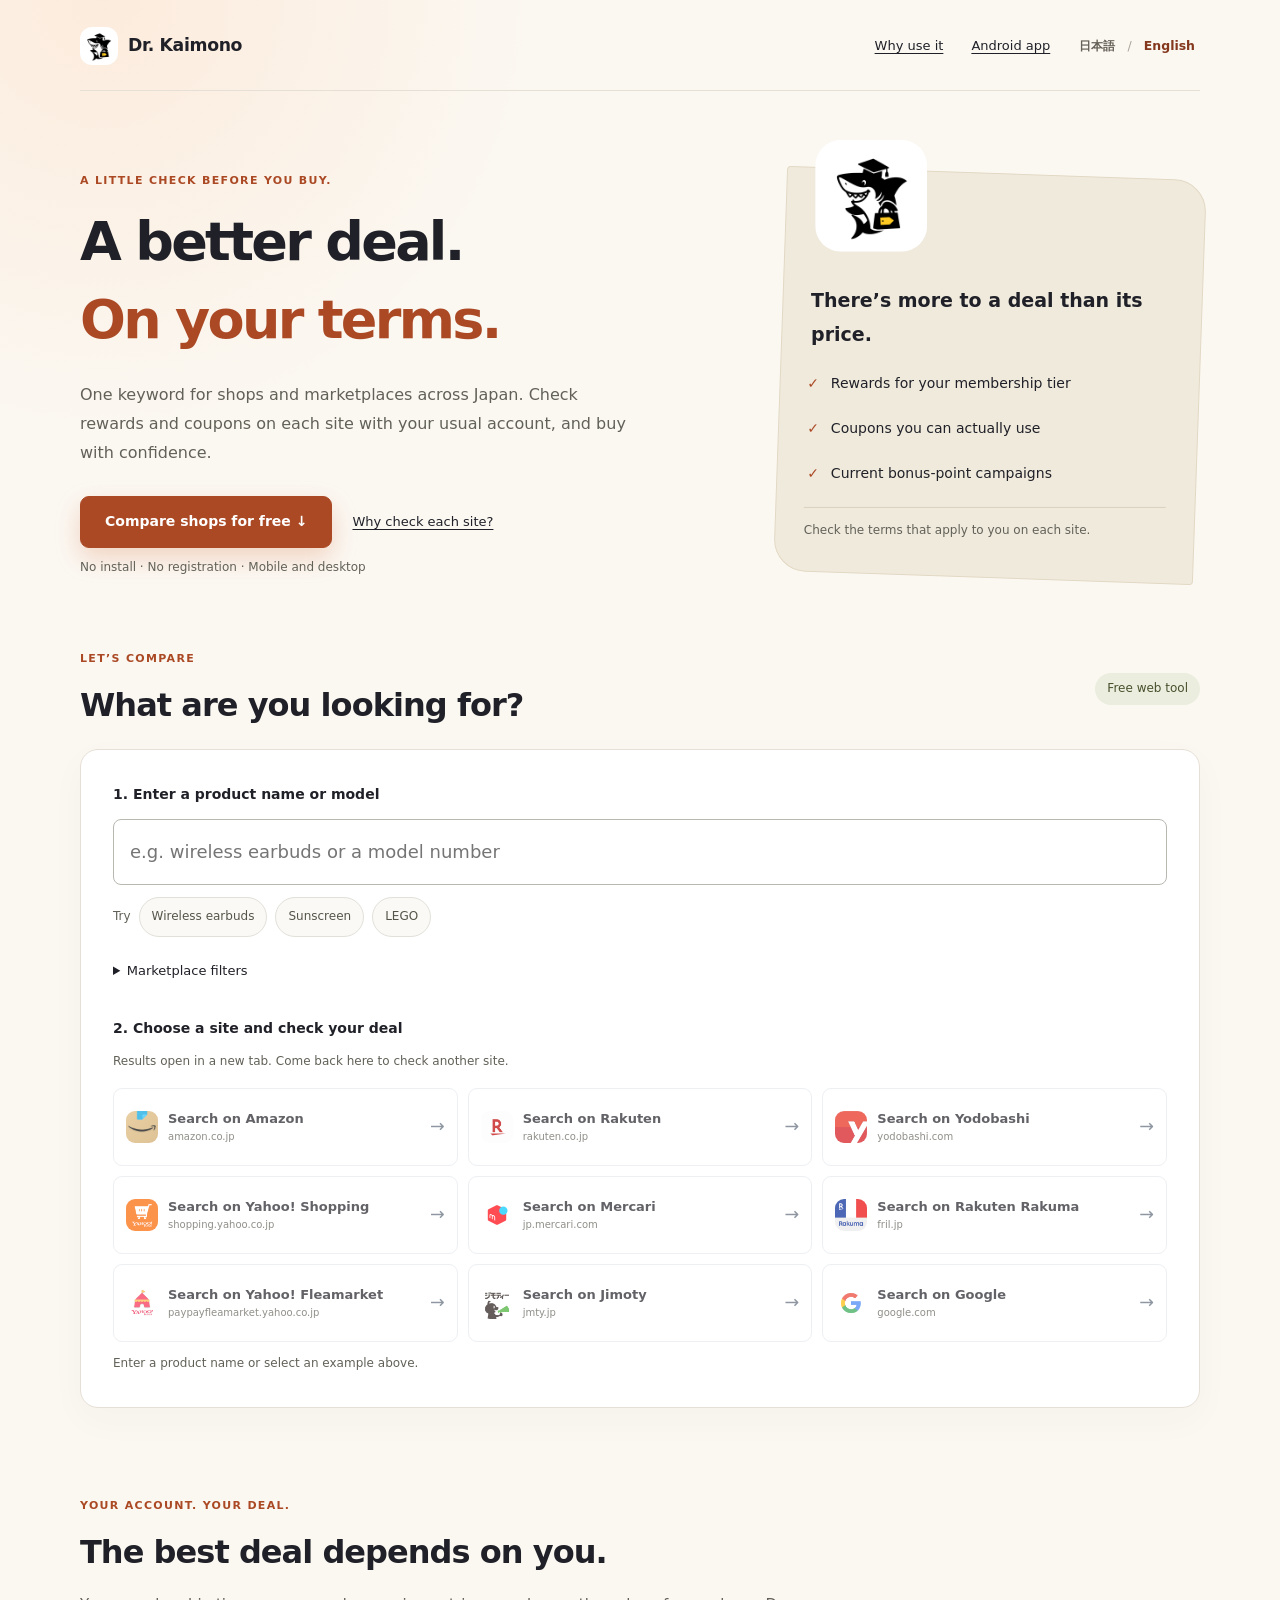
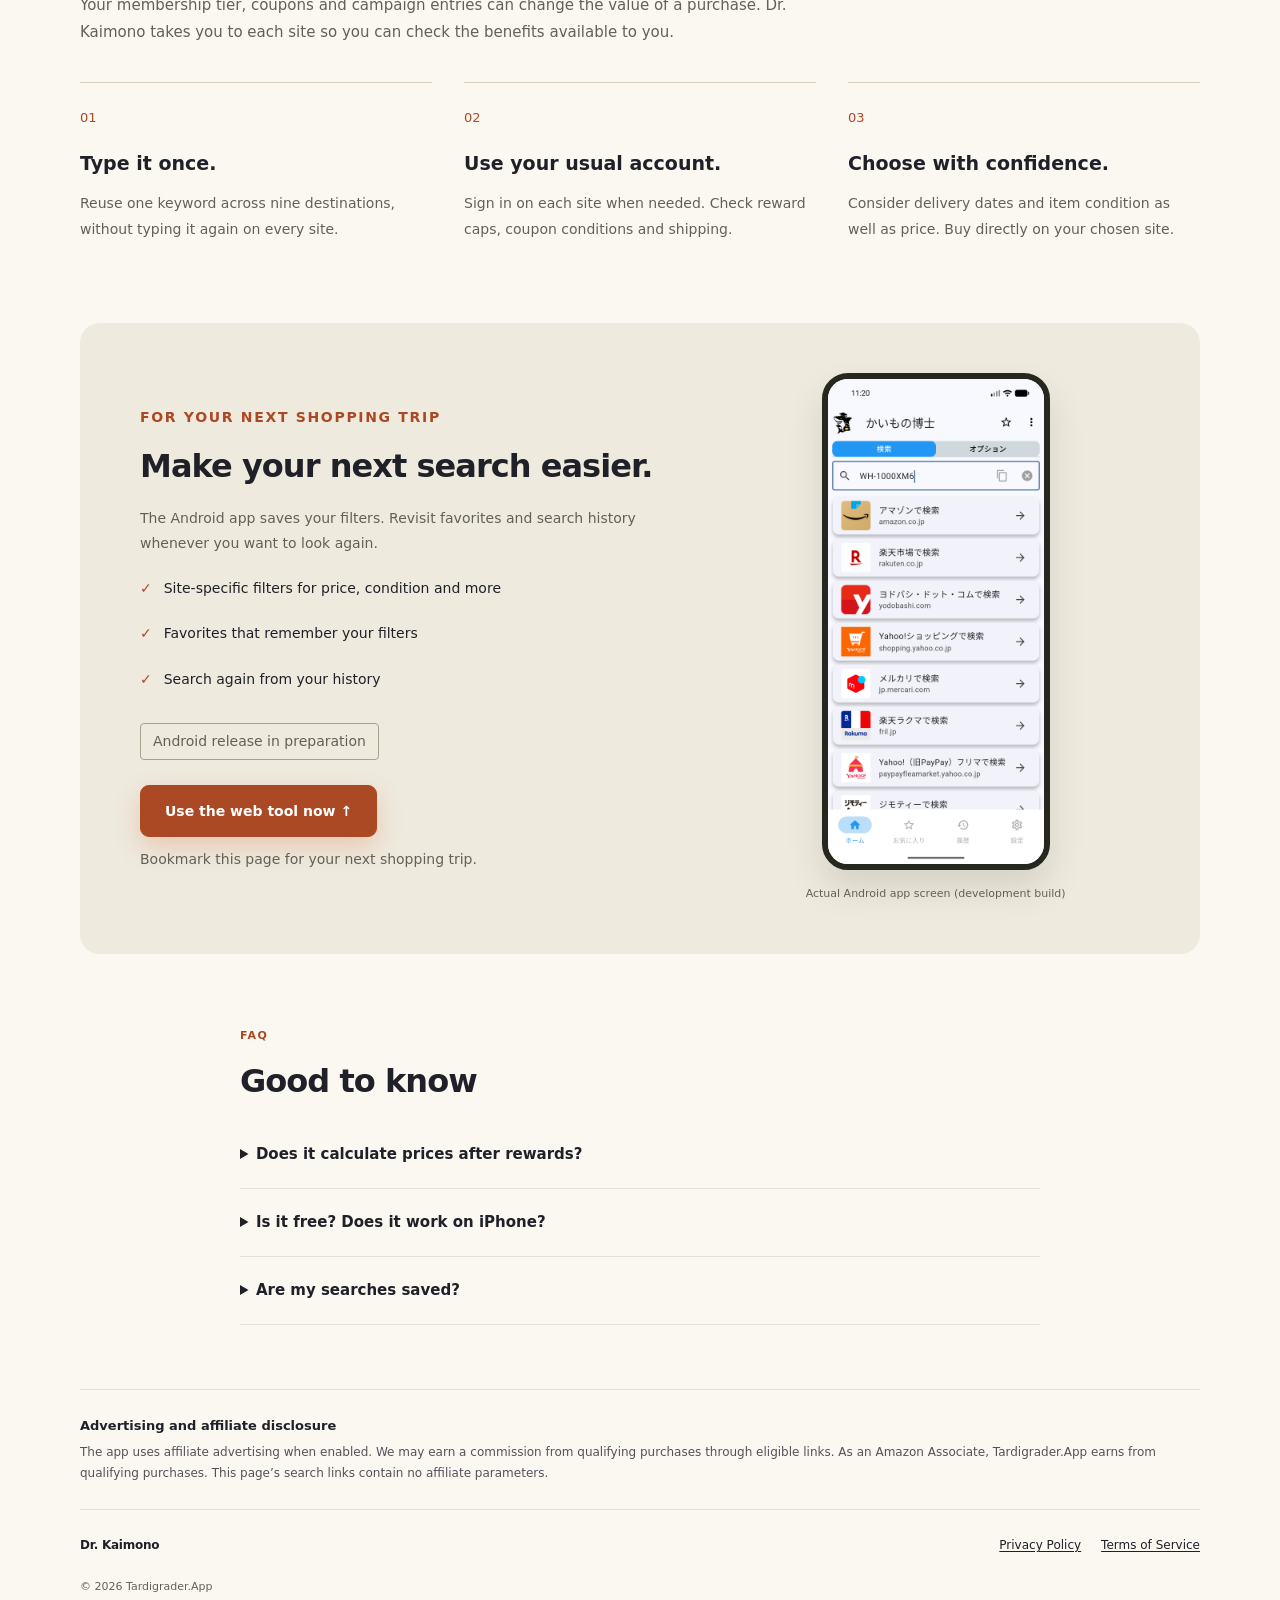
<file: index.html>
<!doctype html>
<html lang="ja">
<head>
  <meta charset="utf-8">
  <meta name="viewport" content="width=device-width, initial-scale=1">
  <title data-ja="かいもの博士｜本当にお得かは、あなたの条件で。" data-en="Dr. Kaimono | Find a better deal on your terms">かいもの博士｜本当にお得かは、あなたの条件で。</title>
  <meta name="description" data-ja="通販もフリマも、ひとつのキーワードで探し比べ。会員ランクのポイント還元・クーポン・キャンペーンは各サイトで確認。9つの検索先に対応、ブラウザで無料ですぐ使えます。" data-en="One keyword for nine shopping and search sites in Japan. Check your member rewards, coupons and campaigns on each site. Try Dr. Kaimono free in your browser." content="通販もフリマも、ひとつのキーワードで探し比べ。会員ランクのポイント還元・クーポン・キャンペーンは各サイトで確認。9つの検索先に対応、ブラウザで無料ですぐ使えます。">
  <meta name="theme-color" content="#fbf8f2">
  <meta property="og:title" content="かいもの博士｜本当にお得かは、あなたの条件で。">
  <meta property="og:description" content="通販もフリマも、ひとつのキーワードで探し比べ。ポイント・クーポンは各サイトで確認。ブラウザで無料ですぐ使えます。">
  <meta property="og:type" content="website">
  <meta property="og:url" content="https://kaimono-hakase.tardigrader.com/">
  <meta property="og:image" content="https://kaimono-hakase.tardigrader.com/assets/og.png">
  <meta name="twitter:card" content="summary_large_image">
  <link rel="canonical" href="https://kaimono-hakase.tardigrader.com/">
  <link rel="icon" type="image/png" href="assets/favicon.png">
  <link rel="apple-touch-icon" href="assets/apple-touch-icon.png">
  <link rel="stylesheet" href="styles.css">
  <link rel="stylesheet" href="landing.css">
  <script src="i18n.js" defer></script>
  <script src="search.js" defer></script>
</head>
<body>
  <a class="skip-link" href="#search" data-ja="検索へスキップ" data-en="Skip to search">検索へスキップ</a>
  <div class="wrap landing">
    <header class="masthead">
      <a class="brand" href="./"><img src="assets/icon-192.png" alt="" width="38" height="38"><span data-ja="かいもの博士" data-en="Dr. Kaimono">かいもの博士</span></a>
      <nav class="header-nav" aria-label="Main navigation"><a href="#why" data-ja="選ばれる理由" data-en="Why use it">選ばれる理由</a><a href="#app" data-ja="アプリについて" data-en="Android app">アプリについて</a></nav>
      <nav class="lang-switch" aria-label="Language"><button type="button" data-set-lang="ja">日本語</button><span aria-hidden="true">/</span><button type="button" data-set-lang="en">English</button></nav>
    </header>
    <main>
      <section class="intro" aria-labelledby="hero-title">
        <div class="intro-copy">
          <p class="eyebrow" data-ja="買う前の、ひと手間をかんたんに。" data-en="A little check before you buy.">買う前の、ひと手間をかんたんに。</p>
          <h1 id="hero-title"><span data-ja="本当にお得かは、" data-en="A better deal.">本当にお得かは、</span><br><em data-ja="あなたの条件で。" data-en="On your terms.">あなたの条件で。</em></h1>
          <p class="intro-lead" data-ja="通販もフリマも、ひとつのキーワードで探し比べ。ポイント還元やクーポンは、いつものアカウントで各サイトを確認。納得できる買い物を。" data-en="One keyword for shops and marketplaces across Japan. Check rewards and coupons on each site with your usual account, and buy with confidence.">通販もフリマも、ひとつのキーワードで探し比べ。ポイント還元やクーポンは、いつものアカウントで各サイトを確認。納得できる買い物を。</p>
          <div class="cta-row"><a class="btn btn-primary" href="#search" data-ja="無料で探し比べる ↓" data-en="Compare shops for free ↓">無料で探し比べる ↓</a><a class="text-link" href="#why" data-ja="どうして各サイトで確認するの？" data-en="Why check each site?">どうして各サイトで確認するの？</a></div>
          <p class="fine" data-ja="インストール不要 · 登録不要 · iPhone / Android / PC" data-en="No install · No registration · Mobile and desktop">インストール不要 · 登録不要 · iPhone / Android / PC</p>
        </div>
        <aside class="benefit-note">
          <img src="assets/icon-512.png" width="112" height="112" alt="" class="professor">
          <p class="note-heading" data-ja="値札だけで、決めていませんか？" data-en="There’s more to a deal than its price.">値札だけで、決めていませんか？</p>
          <ul class="checks"><li data-ja="会員ランクに応じたポイント" data-en="Rewards for your membership tier">会員ランクに応じたポイント</li><li data-ja="自分が使えるクーポン" data-en="Coupons you can actually use">自分が使えるクーポン</li><li data-ja="開催中のポイントアップ" data-en="Current bonus-point campaigns">開催中のポイントアップ</li></ul>
          <p data-ja="あなたに適用される条件は、各サイトで。" data-en="Check the terms that apply to you on each site.">あなたに適用される条件は、各サイトで。</p>
        </aside>
      </section>
      <section id="search" class="search-section" aria-labelledby="tool-title">
        <div class="section-heading"><div><p class="eyebrow">LET’S COMPARE</p><h2 id="tool-title" data-ja="気になるものを、探し比べ。" data-en="What are you looking for?">気になるものを、探し比べ。</h2></div><span class="free-label" data-ja="ブラウザ版・無料" data-en="Free web tool">ブラウザ版・無料</span></div>
        <div class="search-box">
          <label class="kw-label" for="kw" data-ja="1. 商品名や型番を入力" data-en="1. Enter a product name or model">1. 商品名や型番を入力</label>
          <input id="kw" class="kw" type="search" inputmode="search" autocomplete="off" placeholder="例：ワイヤレスイヤホン" aria-describedby="kw-help search-status" maxlength="500">
          <div class="examples"><span data-ja="例えば" data-en="Try">例えば</span><button type="button" data-keyword="ワイヤレスイヤホン" data-ja="ワイヤレスイヤホン" data-en="Wireless earbuds">ワイヤレスイヤホン</button><button type="button" data-keyword="日焼け止め" data-ja="日焼け止め" data-en="Sunscreen">日焼け止め</button><button type="button" data-keyword="レゴ" data-ja="レゴ" data-en="LEGO">レゴ</button></div>
          <details class="filter-details"><summary data-ja="フリマの検索条件" data-en="Marketplace filters">フリマの検索条件</summary><div class="opt-row"><label class="opt"><input id="opt-onsale" type="checkbox"><span data-ja="販売中のみ" data-en="Available only">販売中のみ</span></label><label class="opt"><input id="opt-ship" type="checkbox"><span data-ja="送料込みのみ" data-en="Shipping included">送料込みのみ</span></label></div><p class="fine" data-ja="メルカリ・ラクマ・Yahoo!フリマに適用。Yahoo!フリマは全品送料込みです。" data-en="For Mercari, Rakuma and Yahoo! Fleamarket. Yahoo! Fleamarket already includes shipping.">メルカリ・ラクマ・Yahoo!フリマに適用。Yahoo!フリマは全品送料込みです。</p></details>
          <p class="kw-label" data-ja="2. サイトを選んで、条件を確認" data-en="2. Choose a site and check your deal">2. サイトを選んで、条件を確認</p>
          <p id="kw-help" class="fine" data-ja="検索結果を新しいタブで開きます。このページに戻って、次のサイトも確認できます。" data-en="Results open in a new tab. Come back here to check another site.">検索結果を新しいタブで開きます。このページに戻って、次のサイトも確認できます。</p>
          <div id="site-list" class="site-grid"></div>
          <p id="search-status" class="search-status" role="status" aria-live="polite"></p>
          <noscript><p>検索ツールにはJavaScriptが必要です。 / Please enable JavaScript to use the search tool.</p></noscript>
        </div>
      </section>
      <section id="why" class="why-section" aria-labelledby="why-title">
        <p class="eyebrow">YOUR ACCOUNT. YOUR DEAL.</p><h2 id="why-title" data-ja="「お得」は、人によって違うから。" data-en="The best deal depends on you.">「お得」は、人によって違うから。</h2>
        <p class="section-lead" data-ja="会員ランク、使えるクーポン、エントリーしたキャンペーン。表示価格が同じでも、あなたが受けられる特典は変わります。だから、かいもの博士は各サイトの検索結果へ案内します。" data-en="Your membership tier, coupons and campaign entries can change the value of a purchase. Dr. Kaimono takes you to each site so you can check the benefits available to you.">会員ランク、使えるクーポン、エントリーしたキャンペーン。表示価格が同じでも、あなたが受けられる特典は変わります。だから、かいもの博士は各サイトの検索結果へ案内します。</p>
        <div class="reason-grid"><article><span class="step">01</span><h3 data-ja="入力は、一度で。" data-en="Type it once.">入力は、一度で。</h3><p data-ja="同じキーワードで9つの検索先へ。サイトごとに打ち直す手間を減らします。" data-en="Reuse one keyword across nine destinations, without typing it again on every site.">同じキーワードで9つの検索先へ。サイトごとに打ち直す手間を減らします。</p></article><article><span class="step">02</span><h3 data-ja="いつものアカウントで。" data-en="Use your usual account.">いつものアカウントで。</h3><p data-ja="各サイトで必要に応じてログイン。ポイントの上限、クーポンの条件、送料も確認できます。" data-en="Sign in on each site when needed. Check reward caps, coupon conditions and shipping.">各サイトで必要に応じてログイン。ポイントの上限、クーポンの条件、送料も確認できます。</p></article><article><span class="step">03</span><h3 data-ja="納得して、選ぶ。" data-en="Choose with confidence.">納得して、選ぶ。</h3><p data-ja="価格だけでなく、配送日や商品の状態も見比べて。購入は選んだサイトで行います。" data-en="Consider delivery dates and item condition as well as price. Buy directly on your chosen site.">価格だけでなく、配送日や商品の状態も見比べて。購入は選んだサイトで行います。</p></article></div>
      </section>
      <section id="app" class="app-section" aria-labelledby="app-title"><div class="app-copy"><p class="eyebrow">FOR YOUR NEXT SHOPPING TRIP</p><h2 id="app-title" data-ja="次の買い物も、もっとスムーズに。" data-en="Make your next search easier.">次の買い物も、もっとスムーズに。</h2><p data-ja="Androidアプリでは、検索条件を保存。お気に入りや履歴から、気になるものをもう一度探せます。" data-en="The Android app saves your filters. Revisit favorites and search history whenever you want to look again.">Androidアプリでは、検索条件を保存。お気に入りや履歴から、気になるものをもう一度探せます。</p><ul class="checks"><li data-ja="価格帯・商品の状態など、サイトに合う絞り込み" data-en="Site-specific filters for price, condition and more">価格帯・商品の状態など、サイトに合う絞り込み</li><li data-ja="検索条件ごと残せるお気に入り" data-en="Favorites that remember your filters">検索条件ごと残せるお気に入り</li><li data-ja="履歴から、すぐ再検索" data-en="Search again from your history">履歴から、すぐ再検索</li></ul><p class="release-label" data-ja="Android版は公開準備中です" data-en="Android release in preparation">Android版は公開準備中です</p><a class="btn btn-primary" href="#search" data-ja="今はブラウザで使う ↑" data-en="Use the web tool now ↑">今はブラウザで使う ↑</a><p class="fine" data-ja="このページをブックマークして、次の買い物にも。" data-en="Bookmark this page for your next shopping trip.">このページをブックマークして、次の買い物にも。</p></div><figure class="app-preview"><img src="assets/app-search.png" alt="かいもの博士の検索画面 / Dr. Kaimono search screen" width="1080" height="2424" loading="lazy"><figcaption data-ja="Androidアプリの実際の画面（開発版）" data-en="Actual Android app screen (development build)">Androidアプリの実際の画面（開発版）</figcaption></figure></section>
      <section class="faq-section" aria-labelledby="faq-title"><p class="eyebrow">FAQ</p><h2 id="faq-title" data-ja="気になること" data-en="Good to know">気になること</h2><details><summary data-ja="ポイント込みの価格を自動計算しますか？" data-en="Does it calculate prices after rewards?">ポイント込みの価格を自動計算しますか？</summary><p data-ja="自動計算や最安値の判定は行いません。各サイトでログインし、あなたに適用されるポイントやクーポンをご確認ください。ポイントの有効期限・上限・利用条件もサイトごとに異なります。" data-en="No automatic calculation or lowest-price ranking is provided. Sign in on each site to check your rewards and coupons, including expiry dates, caps and conditions.">自動計算や最安値の判定は行いません。各サイトでログインし、あなたに適用されるポイントやクーポンをご確認ください。ポイントの有効期限・上限・利用条件もサイトごとに異なります。</p></details><details><summary data-ja="無料ですか？ iPhoneでも使えますか？" data-en="Is it free? Does it work on iPhone?">無料ですか？ iPhoneでも使えますか？</summary><p data-ja="このページの検索ツールは無料・登録不要です。iPhone、Android、PCのブラウザで使えます。Androidアプリは公開準備中です。" data-en="This web tool is free and needs no registration. Use it on iPhone, Android or desktop. The Android app is being prepared for release.">このページの検索ツールは無料・登録不要です。iPhone、Android、PCのブラウザで使えます。Androidアプリは公開準備中です。</p></details><details><summary data-ja="検索ワードは保存されますか？" data-en="Are my searches saved?">検索ワードは保存されますか？</summary><p data-ja="このWebツールは検索ワードを当方のサーバーに送信・保存しません。サイトを選ぶと、検索ワードと対応する条件がその外部サービスに送られます。" data-en="This web tool does not send or save your keywords to our servers. Selecting a site sends your keyword and supported filters to that service.">このWebツールは検索ワードを当方のサーバーに送信・保存しません。サイトを選ぶと、検索ワードと対応する条件がその外部サービスに送られます。</p></details></section>
      <aside class="affiliate-disclosure"><strong data-ja="広告・アフィリエイトについて" data-en="Advertising and affiliate disclosure">広告・アフィリエイトについて</strong><p data-ja="アプリは、設定が有効な場合にアフィリエイト広告を利用します。対象リンクから購入等が成立すると、当方が報酬を受け取る場合があります。Amazonのアソシエイトとして、Tardigrader.Appは適格販売により収入を得ています。このページの検索リンクにはアフィリエイト情報を付けていません。" data-en="The app uses affiliate advertising when enabled. We may earn a commission from qualifying purchases through eligible links. As an Amazon Associate, Tardigrader.App earns from qualifying purchases. This page’s search links contain no affiliate parameters.">アプリは、設定が有効な場合にアフィリエイト広告を利用します。対象リンクから購入等が成立すると、当方が報酬を受け取る場合があります。Amazonのアソシエイトとして、Tardigrader.Appは適格販売により収入を得ています。このページの検索リンクにはアフィリエイト情報を付けていません。</p></aside>
    </main>
    <footer class="site-footer"><a class="brand" href="./" data-ja="かいもの博士" data-en="Dr. Kaimono">かいもの博士</a><nav aria-label="Legal"><a href="privacy/" data-ja="プライバシーポリシー" data-en="Privacy Policy">プライバシーポリシー</a><a href="terms/" data-ja="利用規約" data-en="Terms of Service">利用規約</a></nav><small>© 2026 Tardigrader.App</small></footer>
  </div>
</body>
</html>
</file>
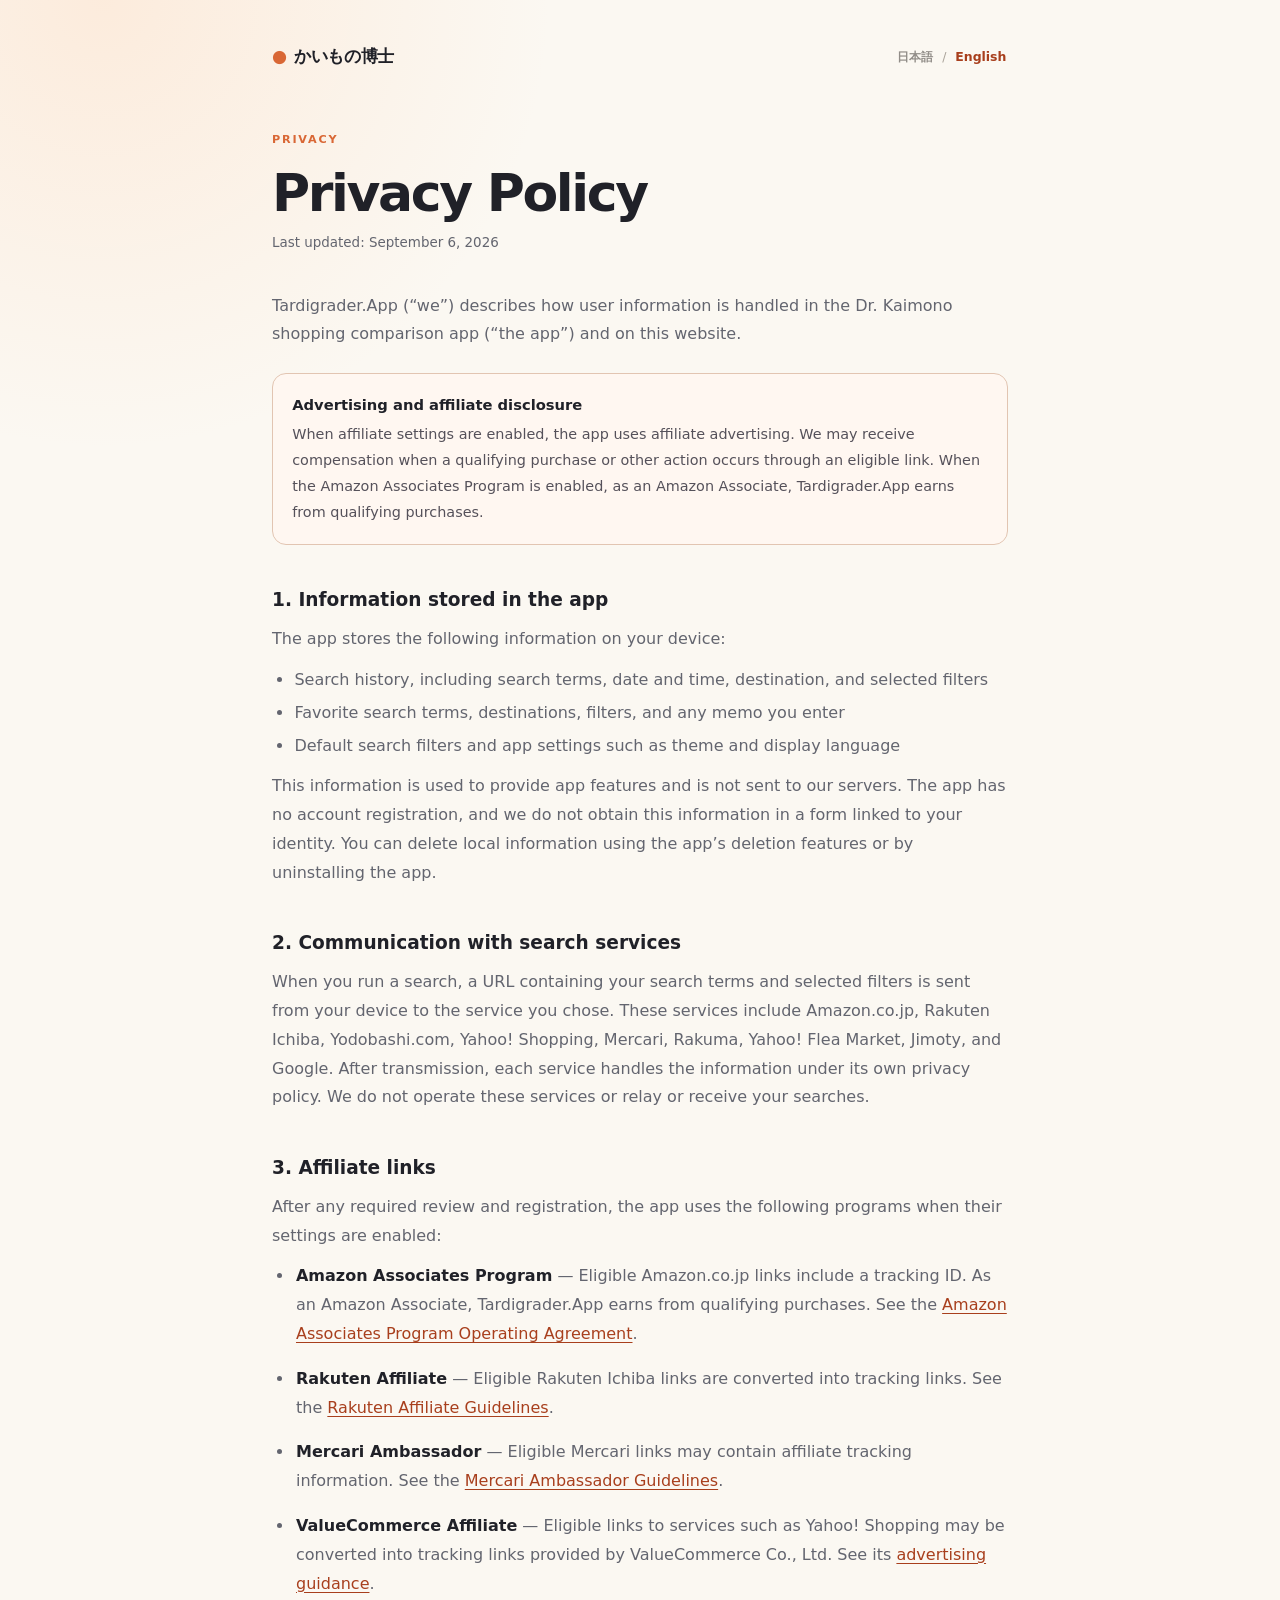
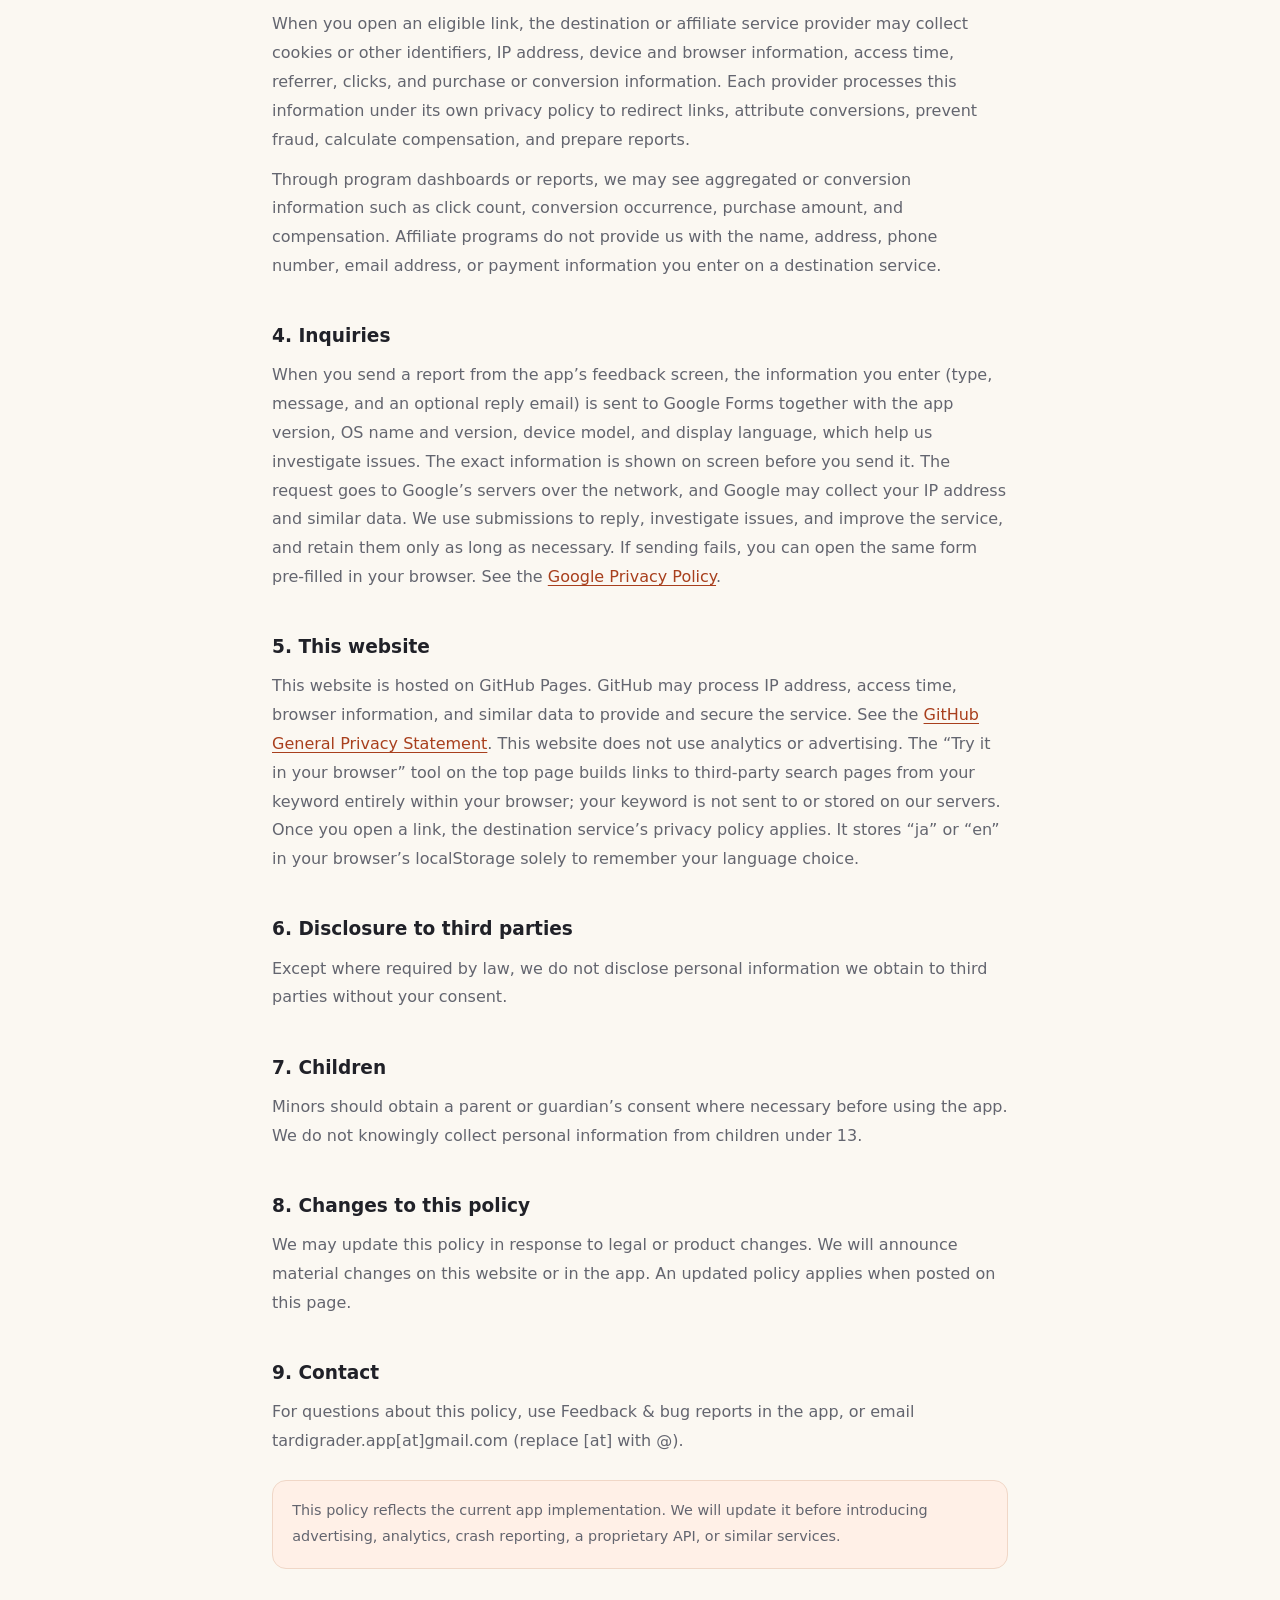
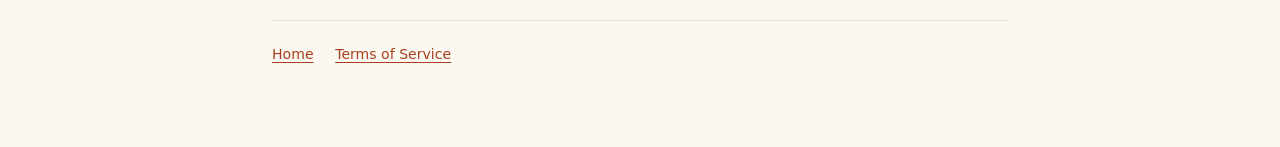
<file: privacy/index.html>
<!doctype html>
<html lang="ja">
<head>
  <meta charset="utf-8">
  <meta name="viewport" content="width=device-width, initial-scale=1">
  <title data-ja="プライバシーポリシー｜かいもの博士" data-en="Privacy Policy | Dr. Kaimono">プライバシーポリシー｜かいもの博士</title>
  <meta name="description" data-ja="かいもの博士のプライバシーポリシーです。" data-en="Privacy Policy for the Dr. Kaimono app and website." content="かいもの博士のプライバシーポリシーです。">
  <meta name="theme-color" content="#fbf8f2">
  <link rel="stylesheet" href="../styles.css">
  <script src="../i18n.js" defer></script>
</head>
<body>
  <main class="wrap">
    <div class="top">
      <a class="brand" href="../"><span class="brand-mark">●</span> かいもの博士</a>
      <nav class="lang-switch" aria-label="Language"><button type="button" data-set-lang="ja">日本語</button><span aria-hidden="true">/</span><button type="button" data-set-lang="en">English</button></nav>
    </div>

    <article class="i18n" lang="ja">
      <header><p class="eyebrow">Privacy</p><h1>プライバシーポリシー</h1><p class="updated">最終更新：2026年9月6日</p></header>
      <p>Tardigrader.App（以下「当方」）は、買い物比較アプリ「かいもの博士」（以下「本アプリ」）および本サイトにおける利用者情報の取り扱いを、次のとおり定めます。</p>
      <aside class="affiliate-disclosure"><strong>広告・アフィリエイトについて</strong><p>本アプリは、アフィリエイト設定が有効な場合、アフィリエイト広告を利用します。対象リンクを経由して購入等が成立すると、当方が報酬を受け取ることがあります。Amazonアソシエイト・プログラムが有効な場合、Amazonのアソシエイトとして、Tardigrader.Appは適格販売により収入を得ています。</p></aside>

      <h2>1. 本アプリ内に保存される情報</h2>
      <p>本アプリは、次の情報を利用者の端末内に保存します。</p>
      <ul>
        <li>検索語、検索日時、検索先および検索条件を含む検索履歴</li>
        <li>お気に入りに登録した検索語、検索先、検索条件および利用者が入力したメモ</li>
        <li>検索条件の初期設定、テーマ、表示言語などのアプリ設定</li>
      </ul>
      <p>これらの情報は本アプリの機能を提供するために使用され、当方のサーバーへ送信されません。本アプリにはアカウント登録機能はなく、当方がこれらの情報を利用者個人と結び付けて取得することはありません。端末内の情報は、本アプリ内の削除機能または本アプリのアンインストールにより削除できます。</p>

      <h2>2. 検索先サービスへの通信</h2>
      <p>利用者が検索を実行すると、検索語および選択した検索条件を含むURLが、利用者の端末から選択した外部サービスへ送信されます。対象には Amazon.co.jp、楽天市場、ヨドバシ・ドット・コム、Yahoo!ショッピング、メルカリ、楽天ラクマ、Yahoo!フリマ、ジモティーおよびGoogleが含まれます。送信後の情報は、各サービスのプライバシーポリシーに従って取り扱われます。当方は検索先サービスを運営せず、検索内容を中継または受信しません。</p>

      <h2>3. アフィリエイトリンク</h2>
      <p>本アプリは、各プログラムの審査・登録完了後、設定が有効なものについて次のアフィリエイトプログラムを利用します。</p>
      <ul class="program-list">
        <li><strong>Amazonアソシエイト・プログラム</strong> — Amazon.co.jpへの対象リンクにトラッキングIDを付加します。Amazonのアソシエイトとして、Tardigrader.Appは適格販売により収入を得ています。詳しくは <a href="https://affiliate.amazon.co.jp/help/operating/agreement/" rel="noopener noreferrer">Amazonアソシエイト・プログラム運営規約</a> をご覧ください。</li>
        <li><strong>楽天アフィリエイト</strong> — 楽天市場への対象リンクを、楽天アフィリエイトの計測用リンクに変換します。詳しくは <a href="https://affiliate.rakuten.co.jp/guideline/rule/" rel="noopener noreferrer">楽天アフィリエイトガイドライン</a> をご覧ください。</li>
        <li><strong>メルカリアンバサダー</strong> — メルカリへの対象リンクにアフィリエイト計測情報を含める場合があります。詳しくは <a href="https://help.jp.mercari.com/guide/articles/1486/" rel="noopener noreferrer">メルカリアンバサダーご利用ガイドライン</a> をご覧ください。</li>
        <li><strong>バリューコマース アフィリエイト</strong> — Yahoo!ショッピングなどへの対象リンクを、バリューコマース株式会社が提供する計測用リンクに変換する場合があります。詳しくは <a href="https://www.valuecommerce.ne.jp/policy/as/ad.html" rel="noopener noreferrer">広告掲載時の注意点・関連する法律</a> をご覧ください。</li>
      </ul>
      <p>対象リンクを開くと、リンク先事業者またはアフィリエイトサービス事業者が、Cookieその他の識別子、IPアドレス、端末・ブラウザ情報、アクセス日時、参照元、クリック、購入・成果に関する情報などを取得する場合があります。取得した情報は、各事業者のプライバシーポリシーに従って、リンクの遷移、成果の判定、不正防止、報酬の算定およびレポート作成などに利用されます。</p>
      <p>当方は各プログラムの管理画面等を通じて、クリック数、成果の発生、購入金額、報酬額などの集計情報または成果情報を確認する場合があります。当方が、リンク先で利用者が入力する氏名、住所、電話番号、メールアドレス、決済情報をアフィリエイトプログラムから受け取ることはありません。</p>

      <h2>4. お問い合わせ</h2>
      <p>本アプリの「要望・不具合の報告」から送信すると、利用者が入力した内容（種別、内容、任意の返信用メールアドレス）に加えて、不具合調査のためにアプリのバージョン、OSの種類とバージョン、端末の機種名、表示言語が、Googleフォームへ送信されます。送信される内容は送信前に画面で確認できます。送信はネットワーク経由でGoogleのサーバーに対して行われ、GoogleがIPアドレスなどを取得する場合があります。当方は、回答、不具合調査およびサービス改善のために使用し、必要な期間に限って保管します。送信に失敗した場合は、同じ内容を事前入力したフォームをブラウザで開くことができます。詳しくは <a href="https://policies.google.com/privacy?hl=ja" rel="noopener noreferrer">Google プライバシーポリシー</a> をご覧ください。</p>

      <h2>5. 本サイト</h2>
      <p>本サイトはGitHub Pagesを利用して配信しています。GitHubは、セキュリティ確保やサービス提供のため、IPアドレス、アクセス日時、ブラウザ情報などを処理する場合があります。詳しくは <a href="https://docs.github.com/ja/site-policy/privacy-policies/github-general-privacy-statement" rel="noopener noreferrer">GitHubのプライバシーに関する声明</a> をご覧ください。本サイト自身はアクセス解析や広告を使用しません。言語設定を維持するため、ブラウザのlocalStorageに「ja」または「en」を保存します。トップページの「ブラウザで試す」は、入力した検索語から各外部サービスの検索ページのURLを利用者のブラウザ内で組み立ててリンクにするもので、検索語を当方のサーバーへ送信したり保存したりすることはありません。リンクを開いた後の情報は、各外部サービスのプライバシーポリシーに従って取り扱われます。</p>

      <h2>6. 第三者提供</h2>
      <p>当方は、法令に基づく場合を除き、取得した個人情報を本人の同意なく第三者へ提供しません。</p>

      <h2>7. 子どもの利用</h2>
      <p>未成年の方は、必要に応じて保護者の同意を得たうえで本アプリをご利用ください。当方が13歳未満の方の個人情報を意図して収集することはありません。</p>

      <h2>8. 本ポリシーの変更</h2>
      <p>当方は、法令または本アプリの機能変更などに応じて本ポリシーを変更することがあります。重要な変更がある場合は、本サイトまたは本アプリ内でお知らせします。変更後の内容は、本ページに掲載した時点から適用されます。</p>

      <h2>9. お問い合わせ先</h2>
      <p>本ポリシーに関するお問い合わせは、本アプリ内の「要望や不具合の報告」、または tardigrader.app[at]gmail.com（[at]を@に置き換えてください）へお願いします。</p>
      <p class="note">本ポリシーは、現在のアプリ実装をもとに作成しています。広告、アクセス解析、クラッシュ解析、独自APIなどを今後導入する場合は、公開前に本ポリシーを更新します。</p>
      <nav class="page-nav"><a href="../">トップへ</a><a href="../terms/">利用規約</a></nav>
    </article>

    <article class="i18n" lang="en">
      <header><p class="eyebrow">Privacy</p><h1>Privacy Policy</h1><p class="updated">Last updated: September 6, 2026</p></header>
      <p>Tardigrader.App (“we”) describes how user information is handled in the Dr. Kaimono shopping comparison app (“the app”) and on this website.</p>
      <aside class="affiliate-disclosure"><strong>Advertising and affiliate disclosure</strong><p>When affiliate settings are enabled, the app uses affiliate advertising. We may receive compensation when a qualifying purchase or other action occurs through an eligible link. When the Amazon Associates Program is enabled, as an Amazon Associate, Tardigrader.App earns from qualifying purchases.</p></aside>

      <h2>1. Information stored in the app</h2>
      <p>The app stores the following information on your device:</p>
      <ul><li>Search history, including search terms, date and time, destination, and selected filters</li><li>Favorite search terms, destinations, filters, and any memo you enter</li><li>Default search filters and app settings such as theme and display language</li></ul>
      <p>This information is used to provide app features and is not sent to our servers. The app has no account registration, and we do not obtain this information in a form linked to your identity. You can delete local information using the app’s deletion features or by uninstalling the app.</p>

      <h2>2. Communication with search services</h2>
      <p>When you run a search, a URL containing your search terms and selected filters is sent from your device to the service you chose. These services include Amazon.co.jp, Rakuten Ichiba, Yodobashi.com, Yahoo! Shopping, Mercari, Rakuma, Yahoo! Flea Market, Jimoty, and Google. After transmission, each service handles the information under its own privacy policy. We do not operate these services or relay or receive your searches.</p>

      <h2>3. Affiliate links</h2>
      <p>After any required review and registration, the app uses the following programs when their settings are enabled:</p>
      <ul class="program-list">
        <li><strong>Amazon Associates Program</strong> — Eligible Amazon.co.jp links include a tracking ID. As an Amazon Associate, Tardigrader.App earns from qualifying purchases. See the <a href="https://affiliate.amazon.co.jp/help/operating/agreement/" rel="noopener noreferrer">Amazon Associates Program Operating Agreement</a>.</li>
        <li><strong>Rakuten Affiliate</strong> — Eligible Rakuten Ichiba links are converted into tracking links. See the <a href="https://affiliate.rakuten.co.jp/guideline/rule/" rel="noopener noreferrer">Rakuten Affiliate Guidelines</a>.</li>
        <li><strong>Mercari Ambassador</strong> — Eligible Mercari links may contain affiliate tracking information. See the <a href="https://help.jp.mercari.com/guide/articles/1486/" rel="noopener noreferrer">Mercari Ambassador Guidelines</a>.</li>
        <li><strong>ValueCommerce Affiliate</strong> — Eligible links to services such as Yahoo! Shopping may be converted into tracking links provided by ValueCommerce Co., Ltd. See its <a href="https://www.valuecommerce.ne.jp/policy/as/ad.html" rel="noopener noreferrer">advertising guidance</a>.</li>
      </ul>
      <p>When you open an eligible link, the destination or affiliate service provider may collect cookies or other identifiers, IP address, device and browser information, access time, referrer, clicks, and purchase or conversion information. Each provider processes this information under its own privacy policy to redirect links, attribute conversions, prevent fraud, calculate compensation, and prepare reports.</p>
      <p>Through program dashboards or reports, we may see aggregated or conversion information such as click count, conversion occurrence, purchase amount, and compensation. Affiliate programs do not provide us with the name, address, phone number, email address, or payment information you enter on a destination service.</p>

      <h2>4. Inquiries</h2>
      <p>When you send a report from the app’s feedback screen, the information you enter (type, message, and an optional reply email) is sent to Google Forms together with the app version, OS name and version, device model, and display language, which help us investigate issues. The exact information is shown on screen before you send it. The request goes to Google’s servers over the network, and Google may collect your IP address and similar data. We use submissions to reply, investigate issues, and improve the service, and retain them only as long as necessary. If sending fails, you can open the same form pre-filled in your browser. See the <a href="https://policies.google.com/privacy?hl=en" rel="noopener noreferrer">Google Privacy Policy</a>.</p>

      <h2>5. This website</h2>
      <p>This website is hosted on GitHub Pages. GitHub may process IP address, access time, browser information, and similar data to provide and secure the service. See the <a href="https://docs.github.com/en/site-policy/privacy-policies/github-general-privacy-statement" rel="noopener noreferrer">GitHub General Privacy Statement</a>. This website does not use analytics or advertising. The “Try it in your browser” tool on the top page builds links to third-party search pages from your keyword entirely within your browser; your keyword is not sent to or stored on our servers. Once you open a link, the destination service’s privacy policy applies. It stores “ja” or “en” in your browser’s localStorage solely to remember your language choice.</p>

      <h2>6. Disclosure to third parties</h2>
      <p>Except where required by law, we do not disclose personal information we obtain to third parties without your consent.</p>

      <h2>7. Children</h2>
      <p>Minors should obtain a parent or guardian’s consent where necessary before using the app. We do not knowingly collect personal information from children under 13.</p>

      <h2>8. Changes to this policy</h2>
      <p>We may update this policy in response to legal or product changes. We will announce material changes on this website or in the app. An updated policy applies when posted on this page.</p>

      <h2>9. Contact</h2>
      <p>For questions about this policy, use Feedback &amp; bug reports in the app, or email tardigrader.app[at]gmail.com (replace [at] with @).</p>
      <p class="note">This policy reflects the current app implementation. We will update it before introducing advertising, analytics, crash reporting, a proprietary API, or similar services.</p>
      <nav class="page-nav"><a href="../">Home</a><a href="../terms/">Terms of Service</a></nav>
    </article>
  </main>
</body>
</html>
</file>
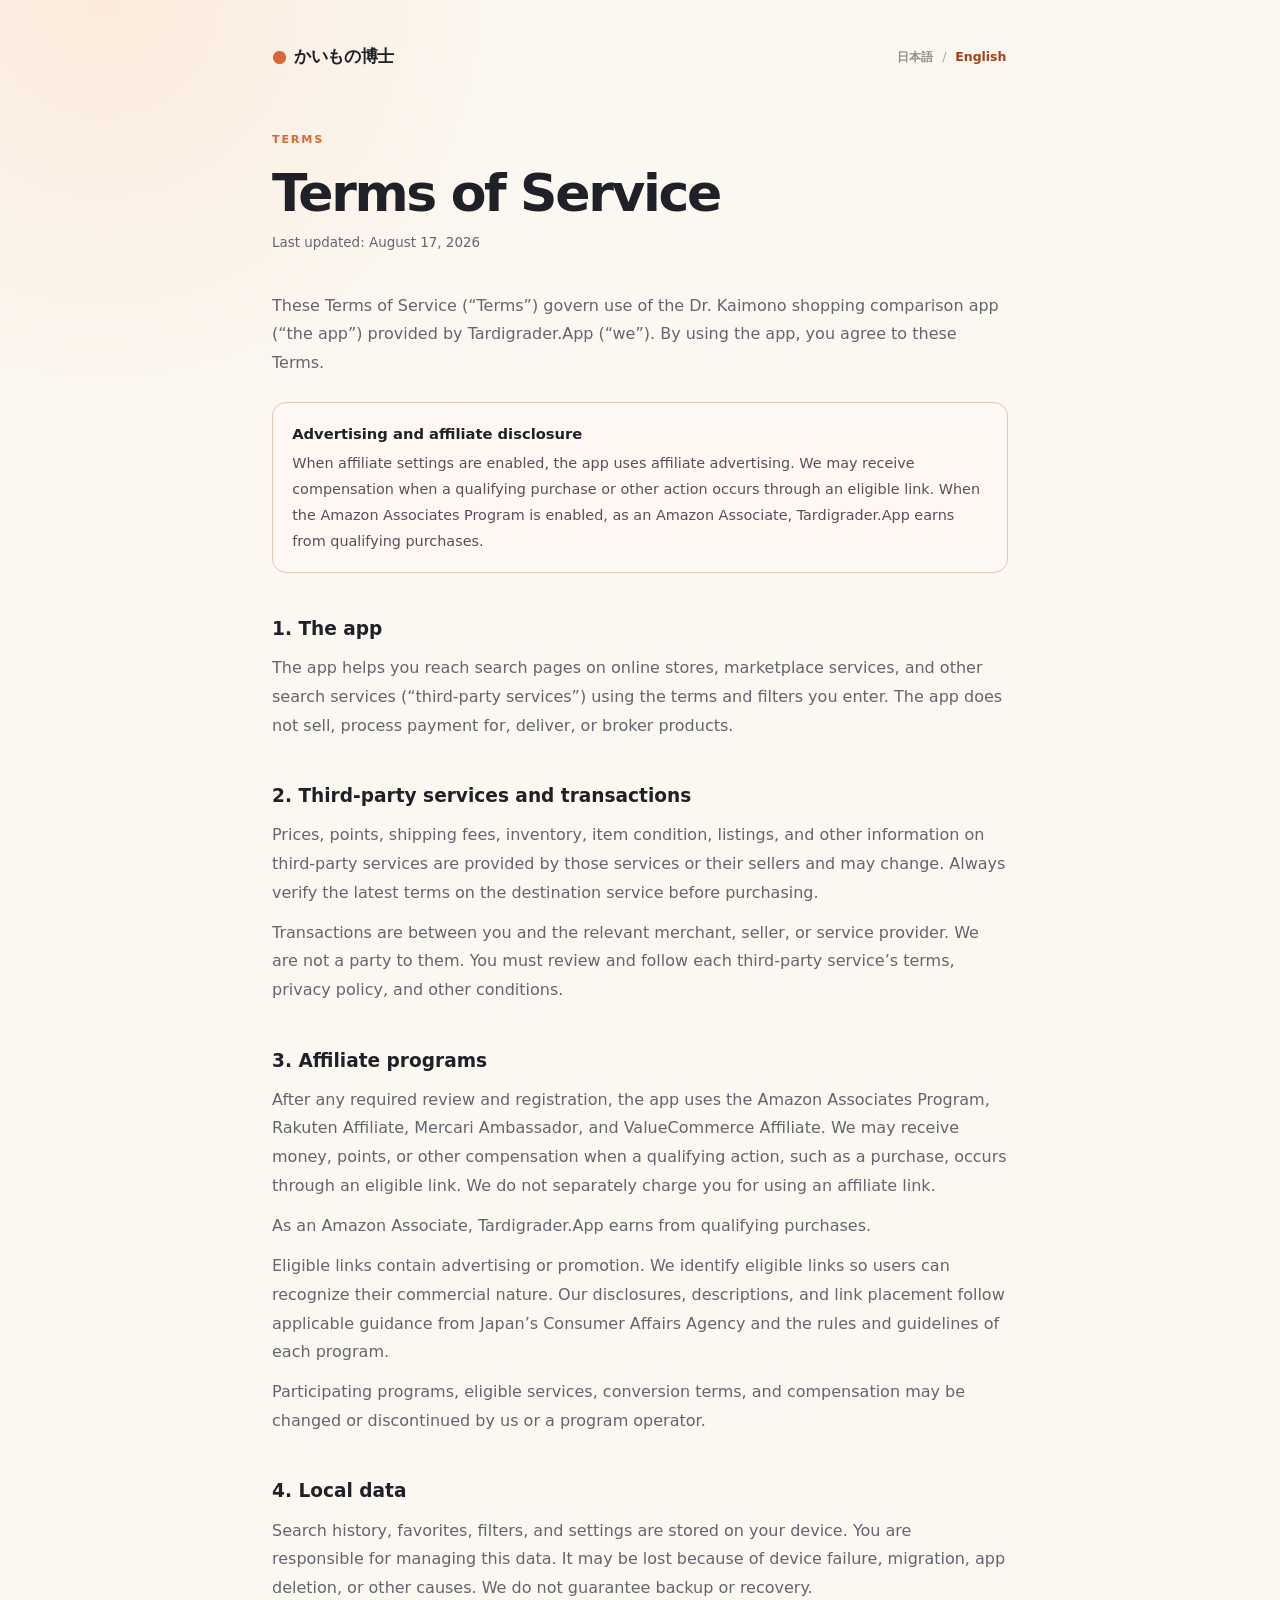
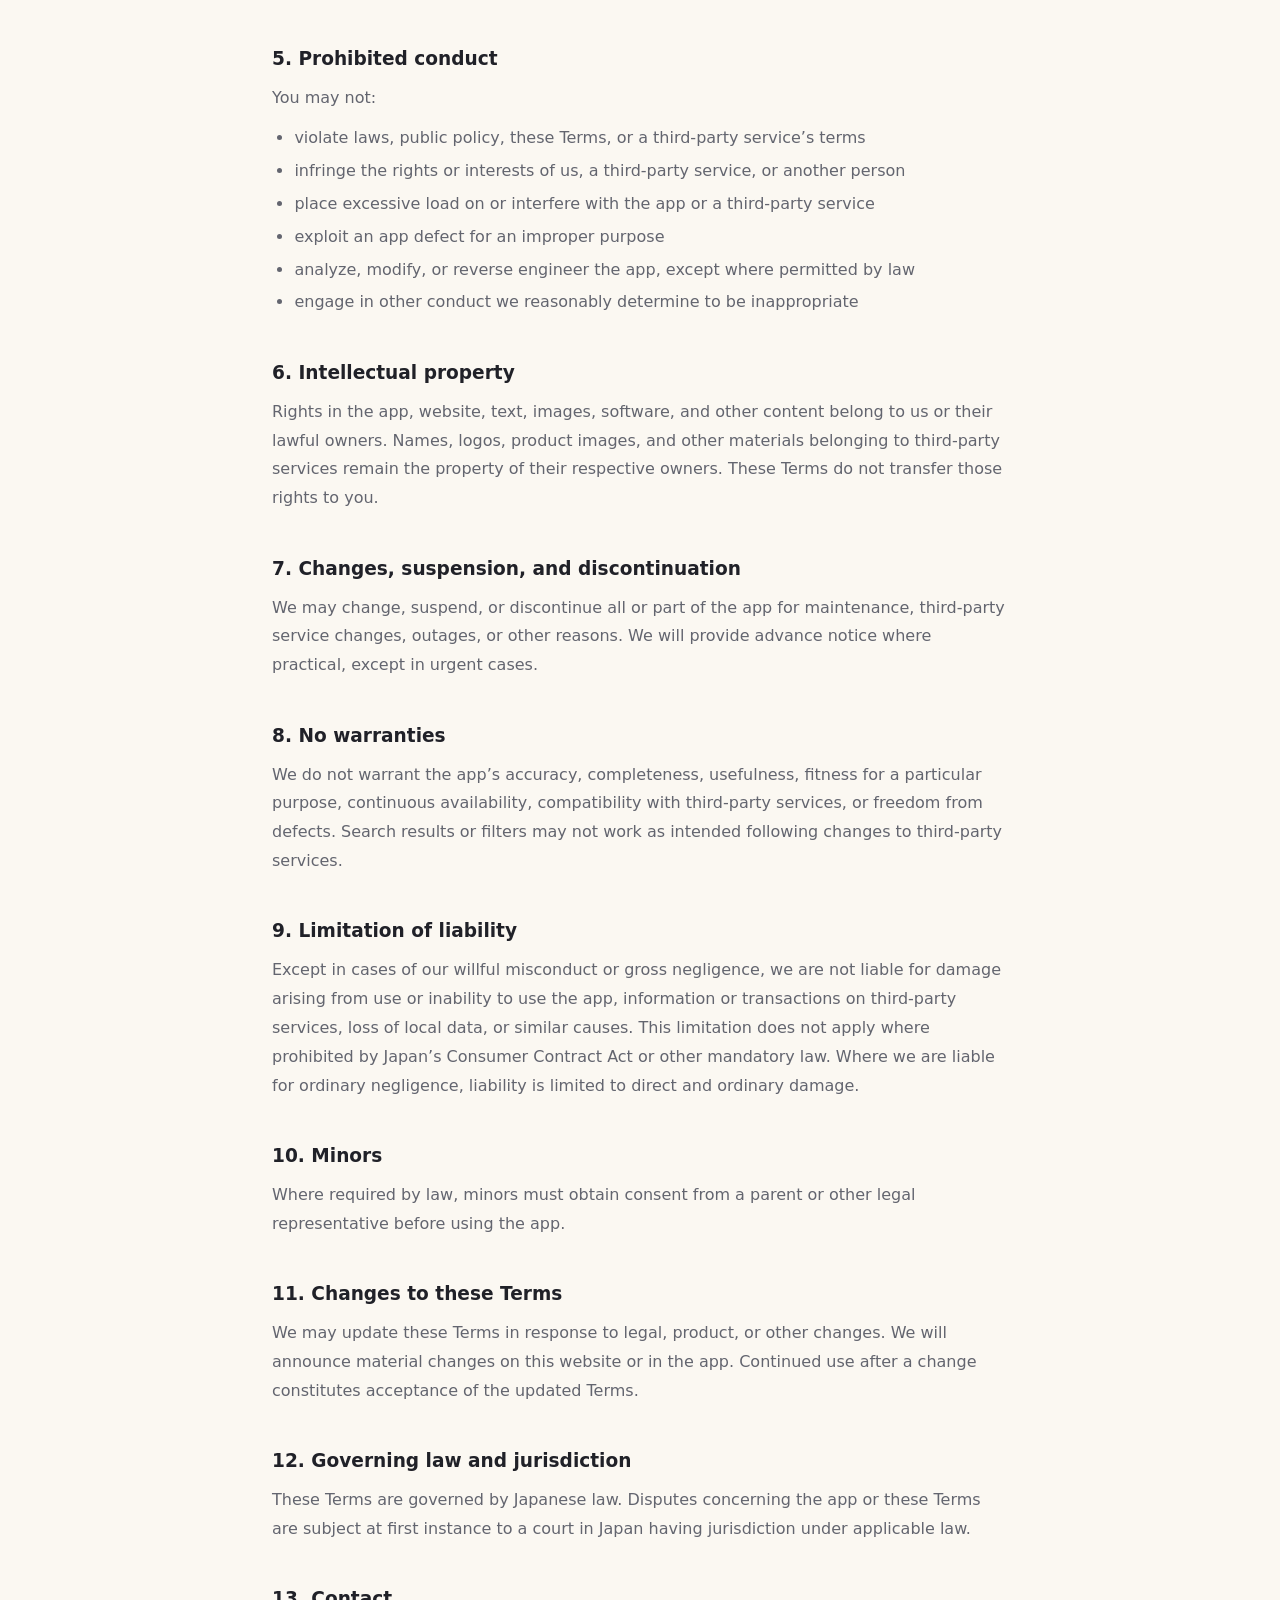
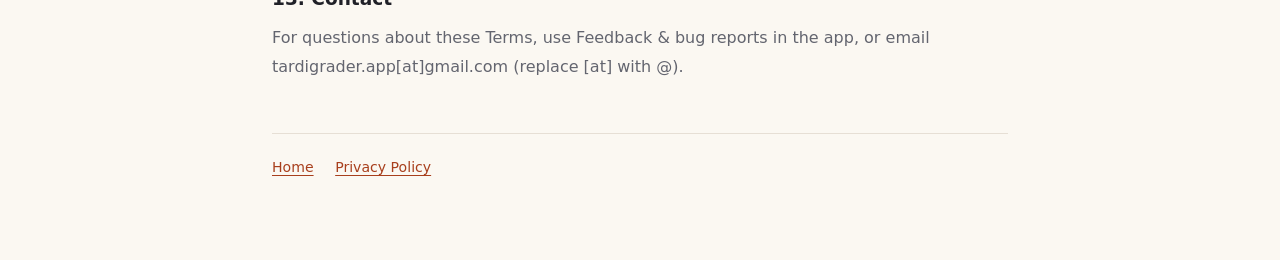
<file: terms/index.html>
<!doctype html>
<html lang="ja">
<head>
  <meta charset="utf-8">
  <meta name="viewport" content="width=device-width, initial-scale=1">
  <title data-ja="利用規約｜かいもの博士" data-en="Terms of Service | Dr. Kaimono">利用規約｜かいもの博士</title>
  <meta name="description" data-ja="かいもの博士の利用規約です。" data-en="Terms of Service for the Dr. Kaimono app." content="かいもの博士の利用規約です。">
  <meta name="theme-color" content="#fbf8f2">
  <link rel="stylesheet" href="../styles.css">
  <script src="../i18n.js" defer></script>
</head>
<body>
  <main class="wrap">
    <div class="top">
      <a class="brand" href="../"><span class="brand-mark">●</span> かいもの博士</a>
      <nav class="lang-switch" aria-label="Language"><button type="button" data-set-lang="ja">日本語</button><span aria-hidden="true">/</span><button type="button" data-set-lang="en">English</button></nav>
    </div>

    <article class="i18n" lang="ja">
      <header><p class="eyebrow">Terms</p><h1>利用規約</h1><p class="updated">最終更新：2026年8月17日</p></header>
      <p>この利用規約（以下「本規約」）は、Tardigrader.App（以下「当方」）が提供する買い物比較アプリ「かいもの博士」（以下「本アプリ」）の利用条件を定めるものです。利用者は、本規約に同意したうえで本アプリを利用するものとします。</p>
      <aside class="affiliate-disclosure"><strong>広告・アフィリエイトについて</strong><p>本アプリは、アフィリエイト設定が有効な場合、アフィリエイト広告を利用します。対象リンクを経由して購入等が成立すると、当方が報酬を受け取ることがあります。Amazonアソシエイト・プログラムが有効な場合、Amazonのアソシエイトとして、Tardigrader.Appは適格販売により収入を得ています。</p></aside>

      <h2>1. 本アプリの内容</h2>
      <p>本アプリは、入力した検索語や検索条件から、通販サイト、フリマサービスその他の検索サービス（以下「外部サービス」）の検索ページへ移動し、商品を探しやすくするためのツールです。本アプリは、商品の販売、決済、配送または仲介を行うものではありません。</p>

      <h2>2. 外部サービスと取引</h2>
      <p>外部サービス上の価格、ポイント、送料、在庫、商品の状態、出品内容その他の情報は、各外部サービスまたは出品者が提供するものです。表示内容は変更される場合があるため、購入前に必ず遷移先で最新の条件を確認してください。</p>
      <p>商品の購入その他の取引は、利用者と販売者、出品者または外部サービス事業者との間で成立します。当方はその取引の当事者ではありません。利用者は、各外部サービスの利用規約、プライバシーポリシーその他の条件を確認し、遵守するものとします。</p>

      <h2>3. アフィリエイトプログラム</h2>
      <p>本アプリは、各プログラムの審査・登録完了後、Amazonアソシエイト・プログラム、楽天アフィリエイト、メルカリアンバサダーおよびバリューコマース アフィリエイトを利用します。利用者が対象リンクを経由して商品を購入するなど、各プログラム所定の成果が発生した場合、当方は金銭、ポイントその他の報酬を受け取ることがあります。当方がアフィリエイトリンクの利用について、利用者へ別途料金を請求することはありません。</p>
      <p>Amazonのアソシエイトとして、Tardigrader.Appは適格販売により収入を得ています。</p>
      <p>対象リンクは広告またはプロモーションを含みます。当方は、対象リンクが広告であることを利用者が認識できるよう表示します。広告であることの表示、商品・サービスの説明およびリンクの設置にあたっては、<a href="https://www.caa.go.jp/policies/policy/representation/fair_labeling/faq/stealth_marketing/" rel="noopener noreferrer">消費者庁のステルスマーケティングに関する案内</a>ならびに各プログラムの規約・ガイドラインに従います。</p>
      <p>提携プログラム、対象サービス、成果条件および報酬内容は、当方または各プログラム運営者の都合により変更または終了する場合があります。</p>

      <h2>4. 端末内データ</h2>
      <p>検索履歴、お気に入り、検索条件および設定は利用者の端末内に保存されます。利用者は、自らの責任でこれらを管理するものとします。端末の故障、機種変更、本アプリの削除その他の理由によりデータが失われる場合があります。当方はデータのバックアップまたは復元を保証しません。</p>

      <h2>5. 禁止事項</h2>
      <p>利用者は、次の行為をしてはなりません。</p>
      <ul>
        <li>法令、公序良俗、本規約または外部サービスの規約に違反する行為</li>
        <li>当方、外部サービスまたは第三者の権利もしくは利益を侵害する行為</li>
        <li>本アプリまたは外部サービスに過度な負荷を与え、運営を妨害する行為</li>
        <li>本アプリの不具合を不正な目的で利用する行為</li>
        <li>本アプリの解析、改変、リバースエンジニアリングその他これらに類する行為（法令で認められる場合を除きます）</li>
        <li>その他、当方が不適切と合理的に判断する行為</li>
      </ul>

      <h2>6. 知的財産権</h2>
      <p>本アプリ、本サイトおよびこれらを構成する文章、画像、プログラムその他のコンテンツに関する権利は、当方または正当な権利者に帰属します。外部サービスの名称、ロゴ、商品画像その他の権利は、それぞれの権利者に帰属します。本規約は、利用者にこれらの権利を譲渡するものではありません。</p>

      <h2>7. 提供内容の変更・中断・終了</h2>
      <p>当方は、メンテナンス、外部サービスの仕様変更、障害その他の事情により、本アプリの全部または一部を変更、中断または終了することがあります。可能な場合は事前にお知らせしますが、緊急の場合はこの限りではありません。</p>

      <h2>8. 保証の否認</h2>
      <p>当方は、本アプリの正確性、完全性、有用性、特定目的への適合性、継続的な利用可能性、外部サービスとの互換性、および不具合がないことを保証しません。検索結果や検索条件は、外部サービスの仕様変更などにより意図どおりに反映されない場合があります。</p>

      <h2>9. 責任の制限</h2>
      <p>当方は、本アプリの利用または利用不能、外部サービス上の情報もしくは取引、端末内データの消失などにより生じた損害について、当方に故意または重過失がある場合を除き、責任を負いません。ただし、本規約の規定は、消費者契約法その他の強行法規により認められない範囲では適用されません。当方が責任を負う場合も、当方の軽過失により生じた損害については、通常かつ直接の損害に限るものとします。</p>

      <h2>10. 未成年者の利用</h2>
      <p>未成年者は、法令上必要な場合、親権者などの法定代理人の同意を得て本アプリを利用するものとします。</p>

      <h2>11. 本規約の変更</h2>
      <p>当方は、法令の変更、本アプリの機能変更その他必要に応じて本規約を変更することがあります。重要な変更がある場合は、本サイトまたは本アプリ内でお知らせします。変更後も本アプリを利用した場合、変更後の規約に同意したものとみなします。</p>

      <h2>12. 準拠法・管轄</h2>
      <p>本規約は日本法に準拠します。本アプリまたは本規約に関して紛争が生じた場合は、法令により管轄権を有する日本の裁判所を第一審の管轄裁判所とします。</p>

      <h2>13. お問い合わせ先</h2>
      <p>本規約に関するお問い合わせは、本アプリ内の「要望や不具合の報告」、または tardigrader.app[at]gmail.com（[at]を@に置き換えてください）へお願いします。</p>
      <nav class="page-nav"><a href="../">トップへ</a><a href="../privacy/">プライバシーポリシー</a></nav>
    </article>

    <article class="i18n" lang="en">
      <header><p class="eyebrow">Terms</p><h1>Terms of Service</h1><p class="updated">Last updated: August 17, 2026</p></header>
      <p>These Terms of Service (“Terms”) govern use of the Dr. Kaimono shopping comparison app (“the app”) provided by Tardigrader.App (“we”). By using the app, you agree to these Terms.</p>
      <aside class="affiliate-disclosure"><strong>Advertising and affiliate disclosure</strong><p>When affiliate settings are enabled, the app uses affiliate advertising. We may receive compensation when a qualifying purchase or other action occurs through an eligible link. When the Amazon Associates Program is enabled, as an Amazon Associate, Tardigrader.App earns from qualifying purchases.</p></aside>

      <h2>1. The app</h2>
      <p>The app helps you reach search pages on online stores, marketplace services, and other search services (“third-party services”) using the terms and filters you enter. The app does not sell, process payment for, deliver, or broker products.</p>

      <h2>2. Third-party services and transactions</h2>
      <p>Prices, points, shipping fees, inventory, item condition, listings, and other information on third-party services are provided by those services or their sellers and may change. Always verify the latest terms on the destination service before purchasing.</p>
      <p>Transactions are between you and the relevant merchant, seller, or service provider. We are not a party to them. You must review and follow each third-party service’s terms, privacy policy, and other conditions.</p>

      <h2>3. Affiliate programs</h2>
      <p>After any required review and registration, the app uses the Amazon Associates Program, Rakuten Affiliate, Mercari Ambassador, and ValueCommerce Affiliate. We may receive money, points, or other compensation when a qualifying action, such as a purchase, occurs through an eligible link. We do not separately charge you for using an affiliate link.</p>
      <p>As an Amazon Associate, Tardigrader.App earns from qualifying purchases.</p>
      <p>Eligible links contain advertising or promotion. We identify eligible links so users can recognize their commercial nature. Our disclosures, descriptions, and link placement follow applicable guidance from Japan’s Consumer Affairs Agency and the rules and guidelines of each program.</p>
      <p>Participating programs, eligible services, conversion terms, and compensation may be changed or discontinued by us or a program operator.</p>

      <h2>4. Local data</h2>
      <p>Search history, favorites, filters, and settings are stored on your device. You are responsible for managing this data. It may be lost because of device failure, migration, app deletion, or other causes. We do not guarantee backup or recovery.</p>

      <h2>5. Prohibited conduct</h2>
      <p>You may not:</p>
      <ul><li>violate laws, public policy, these Terms, or a third-party service’s terms</li><li>infringe the rights or interests of us, a third-party service, or another person</li><li>place excessive load on or interfere with the app or a third-party service</li><li>exploit an app defect for an improper purpose</li><li>analyze, modify, or reverse engineer the app, except where permitted by law</li><li>engage in other conduct we reasonably determine to be inappropriate</li></ul>

      <h2>6. Intellectual property</h2>
      <p>Rights in the app, website, text, images, software, and other content belong to us or their lawful owners. Names, logos, product images, and other materials belonging to third-party services remain the property of their respective owners. These Terms do not transfer those rights to you.</p>

      <h2>7. Changes, suspension, and discontinuation</h2>
      <p>We may change, suspend, or discontinue all or part of the app for maintenance, third-party service changes, outages, or other reasons. We will provide advance notice where practical, except in urgent cases.</p>

      <h2>8. No warranties</h2>
      <p>We do not warrant the app’s accuracy, completeness, usefulness, fitness for a particular purpose, continuous availability, compatibility with third-party services, or freedom from defects. Search results or filters may not work as intended following changes to third-party services.</p>

      <h2>9. Limitation of liability</h2>
      <p>Except in cases of our willful misconduct or gross negligence, we are not liable for damage arising from use or inability to use the app, information or transactions on third-party services, loss of local data, or similar causes. This limitation does not apply where prohibited by Japan’s Consumer Contract Act or other mandatory law. Where we are liable for ordinary negligence, liability is limited to direct and ordinary damage.</p>

      <h2>10. Minors</h2>
      <p>Where required by law, minors must obtain consent from a parent or other legal representative before using the app.</p>

      <h2>11. Changes to these Terms</h2>
      <p>We may update these Terms in response to legal, product, or other changes. We will announce material changes on this website or in the app. Continued use after a change constitutes acceptance of the updated Terms.</p>

      <h2>12. Governing law and jurisdiction</h2>
      <p>These Terms are governed by Japanese law. Disputes concerning the app or these Terms are subject at first instance to a court in Japan having jurisdiction under applicable law.</p>

      <h2>13. Contact</h2>
      <p>For questions about these Terms, use Feedback &amp; bug reports in the app, or email tardigrader.app[at]gmail.com (replace [at] with @).</p>
      <nav class="page-nav"><a href="../">Home</a><a href="../privacy/">Privacy Policy</a></nav>
    </article>
  </main>
</body>
</html>
</file>
<file: styles.css>
:root {
  --ink: #202128;
  --muted: #63656f;
  --brand: #d96735;
  --brand-dark: #a83f1d;
  --pale: #fff0e7;
  --paper: #fbf8f2;
  --surface: rgba(255, 255, 255, 0.82);
  --line: #e6dfd5;
}

* { box-sizing: border-box; }
html, body { margin: 0; padding: 0; }
body {
  min-height: 100vh;
  background:
    radial-gradient(circle at 8% 0%, rgba(255, 203, 164, 0.28), transparent 28rem),
    var(--paper);
  color: var(--ink);
  font-family: "Hiragino Sans", "Hiragino Kaku Gothic ProN", "Yu Gothic", "Noto Sans JP", sans-serif;
  line-height: 1.8;
  -webkit-font-smoothing: antialiased;
}
html[lang="en"] body {
  font-family: Inter, ui-sans-serif, system-ui, -apple-system, "Segoe UI", sans-serif;
}
a { color: var(--brand-dark); text-underline-offset: 0.2em; }
p, li { color: var(--muted); }
.i18n { display: none; }
html[lang="ja"] .i18n[lang="ja"],
html[lang="en"] .i18n[lang="en"] { display: block; }

.wrap { width: min(46rem, calc(100% - 40px)); margin: 0 auto; padding: 2.5rem 0 5rem; }
.top { display: flex; align-items: center; justify-content: space-between; gap: 1rem; margin-bottom: 3.5rem; }
.brand { color: var(--ink); font-size: 1.08rem; font-weight: 800; text-decoration: none; letter-spacing: -0.02em; }
.brand-mark { color: var(--brand); }
.lang-switch { display: flex; align-items: center; gap: 0.45rem; color: #aaa39a; font-size: 0.78rem; }
.lang-switch button { border: 0; padding: 0.35rem 0.1rem; color: #918d88; background: transparent; cursor: pointer; font: inherit; font-weight: 750; }
html[lang="ja"] [data-set-lang="ja"],
html[lang="en"] [data-set-lang="en"] { color: var(--brand-dark); }

header { margin-bottom: 2.25rem; }
.eyebrow { margin: 0 0 0.75rem; color: var(--brand); font-size: 0.7rem; font-weight: 800; letter-spacing: 0.16em; text-transform: uppercase; }
h1 { margin: 0 0 0.45rem; font-size: clamp(2.2rem, 7vw, 3.25rem); line-height: 1.2; letter-spacing: -0.045em; }
h2 { margin: 2.6rem 0 0.65rem; color: var(--ink); font-size: 1.16rem; line-height: 1.5; }
p { margin: 0.7rem 0; }
ul { margin: 0.75rem 0; padding-left: 1.4rem; }
li + li { margin-top: 0.25rem; }
.updated { margin: 0; font-size: 0.84rem; }
.note { margin: 1.5rem 0; padding: 1.1rem 1.2rem; border: 1px solid #f0d7c7; border-radius: 14px; background: var(--pale); font-size: 0.9rem; }
.affiliate-disclosure { margin: 1.5rem 0 2rem; padding: 1.1rem 1.2rem; border: 1px solid #e2c5b2; border-radius: 14px; background: #fff7f1; }
.affiliate-disclosure strong { display: block; margin-bottom: 0.25rem; color: var(--ink); font-size: 0.92rem; }
.affiliate-disclosure p { margin: 0; color: #55515a; font-size: 0.9rem; }
.program-list { display: grid; gap: 0.75rem; padding-left: 1.35rem; }
.program-list li { padding-left: 0.15rem; }
.program-list strong { color: var(--ink); }
.page-nav { display: flex; flex-wrap: wrap; gap: 0.7rem 1.35rem; margin-top: 3.2rem; padding-top: 1.3rem; border-top: 1px solid var(--line); font-size: 0.88rem; }

.home { display: grid; align-content: center; min-height: 100vh; padding-block: 4rem; }
.home header { max-width: 38rem; margin-bottom: 2.5rem; }
.home h1 span { color: var(--brand); }
.home .lead { font-size: 1.02rem; }
.link-grid { display: grid; grid-template-columns: repeat(2, 1fr); gap: 1rem; }
.link-card { display: block; padding: 1.5rem; border: 1px solid var(--line); border-radius: 18px; background: var(--surface); color: var(--ink); text-decoration: none; box-shadow: 0 14px 40px rgba(67, 44, 29, 0.05); }
.link-card strong { display: block; margin-bottom: 0.2rem; }
.link-card span { color: var(--muted); font-size: 0.85rem; }
.link-card:hover { border-color: #d7ae96; transform: translateY(-1px); }
.home footer { margin-top: 3rem; color: #979088; font-size: 0.76rem; }

@media (max-width: 600px) {
  .wrap { width: min(100% - 32px, 46rem); padding-top: 1.5rem; }
  .top { margin-bottom: 2.75rem; }
  .link-grid { grid-template-columns: 1fr; }
}

@media (prefers-reduced-motion: no-preference) {
  .link-card { transition: border-color 160ms ease, transform 160ms ease; }
}

/* ---------- landing page ---------- */
.landing { display: block; min-height: auto; padding-block: 2rem 5rem; }
.brand { display: inline-flex; align-items: center; gap: 0.45rem; }
.brand-icon { width: 28px; height: 28px; }
.fine { margin: 0.6rem 0 0; color: #8f8a83; font-size: 0.8rem; }
.btn { display: inline-block; padding: 0.8rem 1.35rem; border: 0; border-radius: 999px; font: inherit; font-weight: 750; text-decoration: none; cursor: pointer; }
.btn-primary { background: var(--brand); color: #fff; box-shadow: 0 10px 24px rgba(217, 103, 53, 0.25); }
.btn-primary:hover { background: var(--brand-dark); }
.btn-primary:disabled { background: #cfc6bb; box-shadow: none; cursor: default; }
.btn-ghost { border: 1px solid var(--line); color: var(--ink); background: var(--surface); }

/* 上半分：アプリ風の外枠 */
.app-shell { margin: 0 0 3.5rem; border: 1px solid var(--line); border-radius: 24px; background: #fff; box-shadow: 0 24px 60px rgba(67, 44, 29, 0.10); overflow: hidden; }
.app-bar { display: flex; align-items: center; gap: 0.85rem; padding: 1rem 1.25rem; background: #f4f7fb; border-bottom: 1px solid #e3e8ef; }
.app-bar .i18n { display: none; }
html[lang="ja"] .app-bar .i18n[lang="ja"], html[lang="en"] .app-bar .i18n[lang="en"] { display: block; }
.app-bar-icon { width: 40px; height: 40px; border-radius: 10px; }
.app-title { margin: 0; font-size: 1.15rem; letter-spacing: -0.02em; line-height: 1.2; }
.app-sub { margin: 0; color: var(--muted); font-size: 0.8rem; }
.app-body { padding: 1.1rem 1.25rem 1.25rem; }
.app-body .i18n, .opt .i18n, .opt-note.i18n { display: none; }
html[lang="ja"] .app-body .i18n[lang="ja"], html[lang="en"] .app-body .i18n[lang="en"],
html[lang="ja"] .opt .i18n[lang="ja"], html[lang="en"] .opt .i18n[lang="en"] { display: inline; }
html[lang="ja"] .app-body p.i18n[lang="ja"], html[lang="en"] .app-body p.i18n[lang="en"] { display: block; }
.kw-label { display: block; margin: 0 0 0.35rem; color: var(--ink); font-size: 0.8rem; font-weight: 750; }
.kw { width: 100%; padding: 0.9rem 1rem; border: 1px solid #cfd6df; border-radius: 12px; background: #fff; color: var(--ink); font: inherit; font-size: 1.05rem; }
.kw:focus { outline: 2px solid #2f80ed; outline-offset: 1px; border-color: #2f80ed; }
.opt-row { display: flex; flex-wrap: wrap; align-items: center; gap: 0.5rem 1rem; margin-top: 0.8rem; }
.opt { display: inline-flex; align-items: center; gap: 0.35rem; color: var(--ink); font-size: 0.9rem; }
.opt input { width: 1.05rem; height: 1.05rem; accent-color: #2f80ed; }
.opt-note { flex-basis: 100%; color: #8f8a83; font-size: 0.78rem; }
.site-grid { display: grid; gap: 0.55rem; margin-top: 1rem; }
.site-card { display: flex; align-items: center; gap: 0.8rem; padding: 0.65rem 0.9rem 0.65rem 0.7rem; border: 1px solid #e6e9ee; border-radius: 16px; background: #f8f9fb; color: var(--ink); text-decoration: none; box-shadow: 0 2px 6px rgba(20, 30, 50, 0.05); }
.site-card:hover:not(.is-disabled) { border-color: #bcd3f5; background: #fff; transform: translateY(-1px); }
.site-card.is-disabled { opacity: 0.5; cursor: not-allowed; }
.site-card.is-visited { background: #eef6ff; border-color: #cfe1fb; }
.site-icon { flex: none; width: 40px; height: 40px; border-radius: 9px; object-fit: contain; background: #fff; }
.site-text { flex: 1; min-width: 0; }
.site-text strong { display: block; color: var(--ink); font-size: 0.98rem; line-height: 1.3; }
.site-text > span { display: block; color: var(--muted); font-size: 0.74rem; word-break: break-all; }
.site-card.is-visited .site-text strong::after { content: " ✓"; color: #2f80ed; }
.site-arrow { flex: none; color: #5f6b7a; font-size: 1.1rem; }

/* 下半分：説明 */
.hero { display: grid; grid-template-columns: 1.3fr 1fr; gap: 2rem; align-items: center; margin-bottom: 3rem; }
.h1like { margin: 0 0 0.6rem; font-size: clamp(1.9rem, 5.5vw, 2.7rem); line-height: 1.2; letter-spacing: -0.04em; }
.h1like span { color: var(--brand); }
.lead strong { color: var(--ink); }
.cta-row { display: flex; flex-wrap: wrap; gap: 0.75rem; margin-top: 1.4rem; }
.hero-art img { width: 100%; height: auto; display: block; }
.hero-art.missing { aspect-ratio: 4 / 3; border-radius: 20px; background: linear-gradient(135deg, #fff0e7, #fbf8f2); border: 1px dashed #e2c5b2; }
.hero-art.missing img { display: none; }
.feature-grid { display: grid; grid-template-columns: repeat(2, 1fr); gap: 1rem; }
.feature-grid article { padding: 1.25rem 1.3rem; border: 1px solid var(--line); border-radius: 18px; background: var(--surface); }
.feature-art { width: 100%; height: auto; aspect-ratio: 3 / 2; object-fit: cover; border-radius: 12px; margin-bottom: 0.8rem; }
.feature-grid h3 { margin: 0 0 0.35rem; color: var(--ink); font-size: 1rem; }
.feature-grid p { margin: 0; font-size: 0.9rem; }
.how p strong { color: var(--ink); }
.faq dl { margin: 0.75rem 0 0; }
.faq dt { margin-top: 1rem; color: var(--ink); font-weight: 750; }
.faq dd { margin: 0.25rem 0 0; color: var(--muted); font-size: 0.93rem; }

@media (max-width: 640px) {
  .hero { grid-template-columns: 1fr; }
  .hero-art { order: -1; }
  .feature-grid { grid-template-columns: 1fr; }
}
</file>
<file: landing.css>
/* Landing only: legal pages retain their existing styles. */
:root { --brand: #ab4925; --brand-dark: #84381d; --muted: #626158; }
html { scroll-behavior: smooth; scroll-padding-top: 24px; }
.landing { width: min(1120px, calc(100% - 64px)); padding-top: 24px; }
.masthead,.brand,.header-nav,.site-footer,.site-footer nav { display: flex; align-items: center; }
.masthead { justify-content: space-between; gap: 24px; padding-bottom: 22px; border-bottom: 1px solid var(--line); margin: 0; }
.brand { gap: 10px; white-space: nowrap; }.brand img { border-radius: 12px; }
.header-nav { gap: 28px; margin-left: auto; }.header-nav a,.text-link { color: var(--ink); font-size: 13px; }
.lang-switch button { color: #666158; min-height: 44px; padding-inline: 5px; }
.intro { display: grid; grid-template-columns: 1.5fr 1fr; align-items: center; gap: 70px; padding: 80px 0 70px; }
.intro h1 { font-size: clamp(34px, 4.5vw, 54px); line-height: 1.45; letter-spacing: -.05em; }.intro h1 em { font-style: normal; color: var(--brand); }
.eyebrow { font-size: 11px; letter-spacing: .12em; }.intro-lead { font-size: 16px; max-width: 35em; margin-top: 22px; }
.cta-row { align-items: center; gap: 20px; margin-top: 28px; }.btn { display: inline-flex; justify-content: center; align-items: center; min-height: 52px; padding: 12px 24px; border-radius: 9px; font-weight: 700; font-size: 14px; text-decoration: none; }.btn-primary { background: var(--brand); color: #fff; border: 1px solid var(--brand); }.btn-primary:hover { background: var(--brand-dark); }
.fine { font-size: 12px; color: var(--muted); }.benefit-note { position: relative; padding: 42px 28px 24px; background: #f0eadd; border-radius: 4px 32px 4px 32px; transform: rotate(2deg); border: 1px solid #e2d8c4; }.benefit-note > * { transform: rotate(-2deg); }.professor { margin-top: -72px; margin-bottom: 6px; border-radius: 26px; }.note-heading { font-weight: 800; color: var(--ink); font-size: 19px; }.checks { list-style: none; padding: 0; }.checks li { color: var(--ink); padding: 8px 0; font-size: 14px; }.checks li::before { content: '✓'; color: var(--brand); margin-right: 12px; font-weight: 800; }.benefit-note > p:last-child { font-size: 12px; padding-top: 12px; border-top: 1px solid #d9d0bf; }
.section-heading { display: flex; align-items: center; justify-content: space-between; gap: 15px; margin-bottom: 20px; }h2 { margin: 0 0 16px; font-size: clamp(24px, 3vw, 32px); line-height: 1.5; letter-spacing: -.03em; }.section-heading h2 { margin: 0; }.free-label { background: #ebeede; color: #47502d; padding: 5px 12px; border-radius: 30px; font-size: 12px; white-space: nowrap; }
.search-box { padding: 32px; background: #fff; border: 1px solid var(--line); border-radius: 18px; box-shadow: 0 12px 36px #43341e08; }.kw-label { font-size: 14px; }.kw { margin-top: 6px; font-size: 18px; padding: 16px; border-color: #b7b9b1; border-radius: 8px; }.kw:focus { outline-color: var(--brand); border-color: var(--brand); }.examples { display: flex; flex-wrap: wrap; gap: 8px; align-items: center; margin: 12px 0; font-size: 12px; color: var(--muted); }.examples button { font: inherit; padding: 8px 12px; border: 1px solid #e1e0d9; background: #faf9f5; border-radius: 20px; color: #555449; cursor: pointer; min-height: 38px; }.examples button:hover { background: var(--pale); border-color: var(--brand); }
.filter-details { margin: 12px 0 24px; font-size: 13px; }.filter-details summary { padding: 10px 0; cursor: pointer; }.opt { min-height: 44px; }.opt input { accent-color: var(--brand); }
.site-grid { grid-template-columns: repeat(3, minmax(0, 1fr)); gap: 10px; }.site-card { border-radius: 9px; padding: 15px 12px; box-shadow: none; background: #fff; min-height: 78px; gap: 10px; }.site-card.is-disabled { opacity: .7; cursor: pointer; }.site-card:hover:not(.is-disabled) { border-color: var(--brand); background: #fffaf5; }.site-text strong { font-size: 13px; line-height: 1.5; }.site-text > span { font-size: 10px; }.site-icon { width: 32px; height: 32px; }.site-card.is-visited { background: #f2f5e9; border-color: #b6c494; }.site-card.is-visited .site-text strong::after { color: #496035; }.search-status { font-size: 12px; min-height: 22px; margin-bottom: 0; }
.why-section { padding: 88px 0 70px; }.section-lead { max-width: 720px; font-size: 15px; }.reason-grid { display: grid; grid-template-columns: repeat(3, 1fr); gap: 32px; margin-top: 36px; }.reason-grid article { padding-top: 20px; border-top: 1px solid #d7cebd; }.step { font-size: 13px; color: var(--brand); }.reason-grid h3 { font-size: 19px; margin: 14px 0 8px; }.reason-grid p { font-size: 14px; }
.app-section { display: grid; grid-template-columns: 1.3fr 1fr; gap: 60px; align-items: center; background: #eeeade; padding: 50px 60px; border-radius: 20px; }.app-copy > p { font-size: 14px; }.app-preview { margin: 0; text-align: center; }.app-preview img { display: block; width: min(100%, 228px); height: auto; margin: 0 auto; border: 6px solid #262820; border-radius: 26px; box-shadow: 0 18px 35px #373b2422; }.app-preview figcaption { margin-top: 14px; color: var(--muted); font-size: 11px; }.release-label { display: inline-block; border: 1px solid #a8a18e; padding: 5px 12px; border-radius: 4px; }.app-copy .btn { display: flex; width: fit-content; margin-top: 14px; }
.faq-section { padding: 72px 0 40px; max-width: 800px; margin: auto; }.faq-section details { border-bottom: 1px solid var(--line); }.faq-section summary { cursor: pointer; font-size: 15px; font-weight: 700; padding: 20px 0; }.faq-section details p { font-size: 14px; margin: 0 0 20px; }.affiliate-disclosure { background: transparent; border: 0; border-top: 1px solid var(--line); border-radius: 0; padding: 24px 0; margin: 24px 0 0; }.affiliate-disclosure p { font-size: 12px; }.affiliate-disclosure strong { font-size: 13px; }.site-footer { flex-wrap: wrap; gap: 20px; border-top: 1px solid var(--line); padding-top: 25px; }.site-footer nav { gap: 20px; margin-left: auto; }.site-footer a { font-size: 12px; color: var(--ink); }.site-footer small { width: 100%; font-size: 11px; color: var(--muted); }
:focus-visible { outline: 3px solid var(--brand); outline-offset: 4px; }.skip-link { position: absolute; left: 12px; top: -100px; padding: 12px; background: white; z-index: 10; }.skip-link:focus { top: 10px; }
@media(max-width: 850px) { .header-nav { display: none; }.intro { gap: 28px; }.site-grid { grid-template-columns: repeat(2, minmax(0, 1fr)); }.app-section { padding: 35px; gap: 30px; } }
@media(max-width: 600px) { .landing { width: calc(100% - 32px); padding-top: 12px; }.masthead { gap: 10px; padding-bottom: 12px; }.brand { font-size: 15px; gap: 6px; }.brand img { width: 30px; height: 30px; }.lang-switch { gap: 2px; font-size: 11px; }.intro { grid-template-columns: 1fr; padding: 40px 0 36px; gap: 30px; }.intro h1 { font-size: 34px; }.intro-lead { font-size: 14px; margin-top: 15px; }.intro .cta-row { margin-top: 20px; gap: 12px; }.intro .btn { width: 100%; }.intro .text-link { font-size: 12px; }.benefit-note { display: none; }.section-heading { align-items: flex-start; }.section-heading h2 { font-size: 22px; }.free-label { font-size: 10px; padding: 4px 8px; margin-top: 4px; }.section-heading .eyebrow { font-size: 10px; }.search-box { padding: 18px 14px; }.kw { font-size: 16px; }.examples { gap: 6px; }.examples button { padding: 7px 9px; font-size: 11px; }.site-grid { gap: 8px; }.site-card { padding: 12px 8px; min-height: 84px; gap: 7px; }.site-icon { width: 26px; height: 26px; }.site-arrow { display: none; }.site-text strong { font-size: 12px; }.site-text > span { font-size: 9px; }.why-section { padding: 52px 0 36px; }.reason-grid { grid-template-columns: 1fr; gap: 14px; margin-top: 24px; }.reason-grid article { padding-top: 14px; }.reason-grid h3 { display: inline; margin-left: 12px; font-size: 18px; }.app-section { grid-template-columns: 1fr; padding: 26px 22px; gap: 28px; }.app-section h2 { font-size: 25px; }.app-preview img { width: 200px; }.faq-section { padding-top: 45px; }.site-footer nav { margin-left: 0; gap: 16px; }.site-footer { gap: 15px; }.site-footer > .brand { width: 100%; } }
@media(max-width: 600px) { .section-heading { display: block; position: relative; }.section-heading .free-label { position: absolute; right: 0; top: -4px; }.section-heading h2 { font-size: 22px; }.site-text strong { overflow-wrap: anywhere; } }
@media(max-width: 360px) { .intro h1 { font-size: 30px; }.section-heading h2 { font-size: 20px; } }
@media(prefers-reduced-motion: reduce) { html { scroll-behavior: auto; } }
</file>
